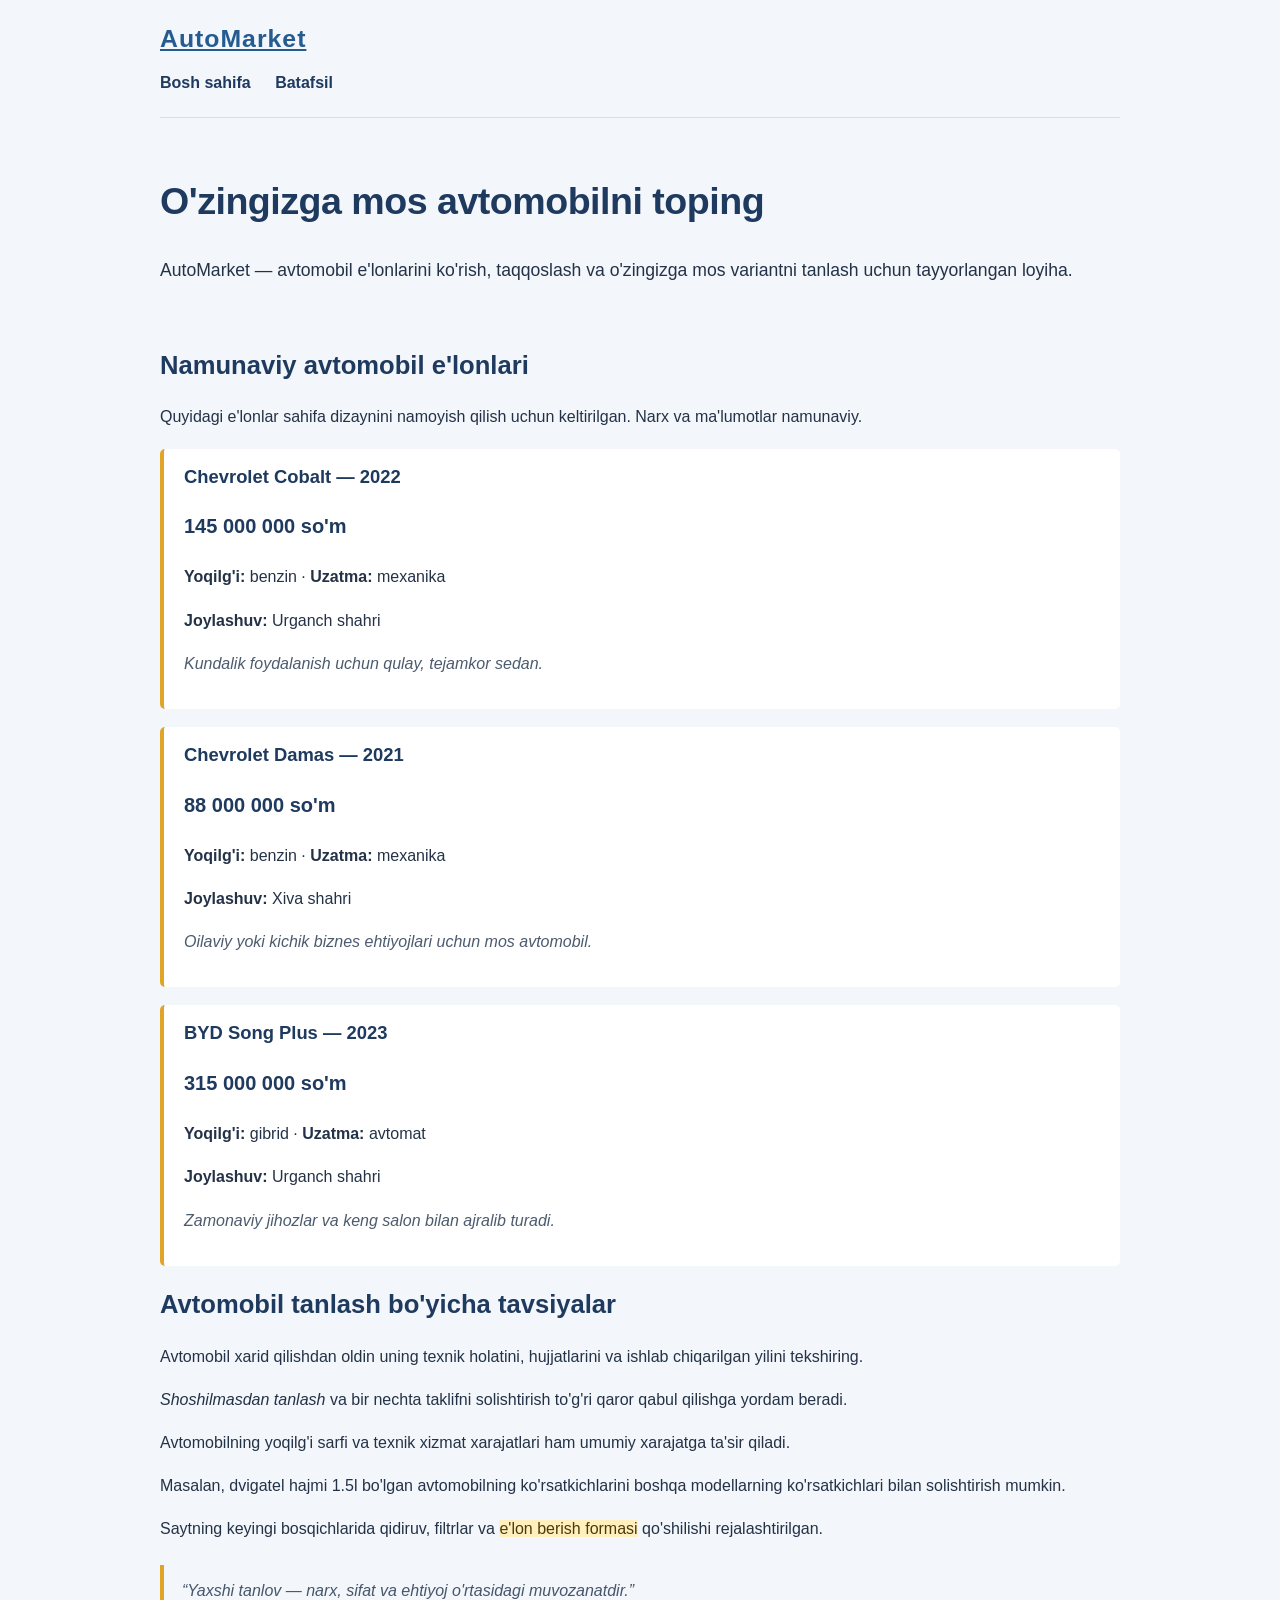
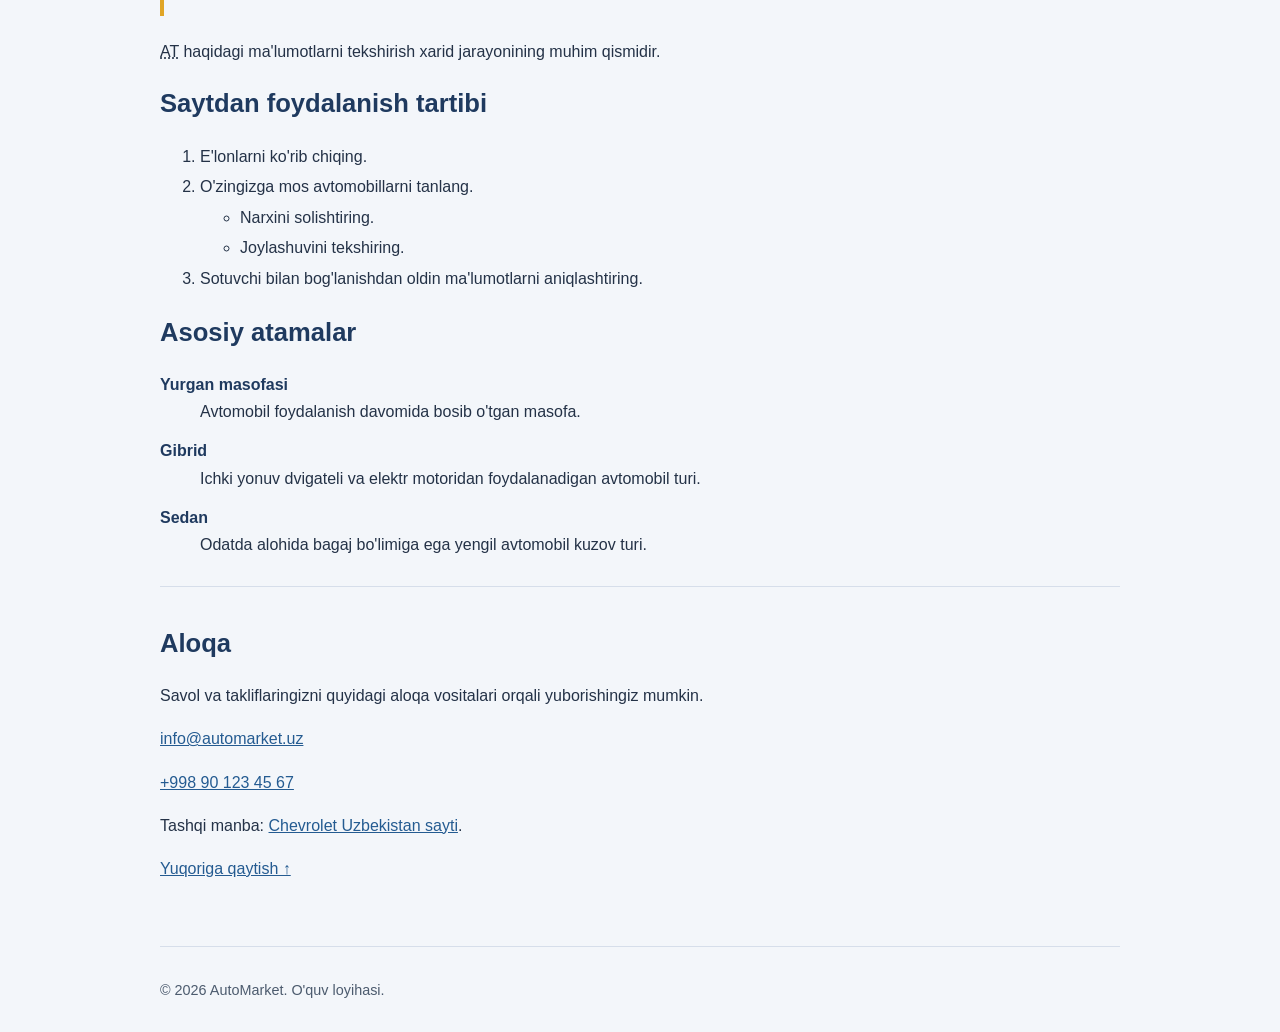
<file: amaliy01/index.html>
<!DOCTYPE html>
<html lang="uz">
<head>
    <meta charset="UTF-8">
    <meta name="viewport" content="width=device-width, initial-scale=1.0">
    <title>Avtomobil E'lonlari</title>
    <link rel="stylesheet" href="css/main.css">
    <link rel="icon" href="assets/pictures/favicon_io/favicon.ico" type="image/x-icon">
    <link rel="shortcut icon" href="favicon.ico" type="image/x-icon">
</head>
<body id="yuqori">
    <header>
        <p class="logo"><a href="index.html">AutoMarket</a></p>
        <nav aria-label="Asosiy navigatsiya">
            <ul>
                <li><a href="index.html">Bosh sahifa</a></li>
                <li><a href="batafsil.html">Batafsil</a></li>
            </ul>
        </nav>
    </header>

    <main>
        <section class="hero">
            <h1>O'zingizga mos avtomobilni toping</h1>
            <p class="lead">AutoMarket — avtomobil e'lonlarini ko'rish, taqqoslash va o'zingizga mos variantni tanlash uchun tayyorlangan loyiha.</p>
        </section>

        <section aria-labelledby="elonlar-sarlavha">
            <h2 id="elonlar-sarlavha">Namunaviy avtomobil e'lonlari</h2>
            <p>Quyidagi e'lonlar sahifa dizaynini namoyish qilish uchun keltirilgan. Narx va ma'lumotlar namunaviy.</p>

            <article class="car-card">
                <h3>Chevrolet Cobalt — 2022</h3>
                <p class="price">145 000 000 so'm</p>
                <p><strong>Yoqilg'i:</strong> benzin · <strong>Uzatma:</strong> mexanika</p>
                <p><strong>Joylashuv:</strong> Urganch shahri</p>
                <p class="izoh">Kundalik foydalanish uchun qulay, tejamkor sedan.</p>
            </article>

            <article class="car-card">
                <h3>Chevrolet Damas — 2021</h3>
                <p class="price">88 000 000 so'm</p>
                <p><strong>Yoqilg'i:</strong> benzin · <strong>Uzatma:</strong> mexanika</p>
                <p><strong>Joylashuv:</strong> Xiva shahri</p>
                <p class="izoh">Oilaviy yoki kichik biznes ehtiyojlari uchun mos avtomobil.</p>
            </article>

            <article class="car-card">
                <h3>BYD Song Plus — 2023</h3>
                <p class="price">315 000 000 so'm</p>
                <p><strong>Yoqilg'i:</strong> gibrid · <strong>Uzatma:</strong> avtomat</p>
                <p><strong>Joylashuv:</strong> Urganch shahri</p>
                <p class="izoh">Zamonaviy jihozlar va keng salon bilan ajralib turadi.</p>
            </article>
        </section>

        <section>
            <h2>Avtomobil tanlash bo'yicha tavsiyalar</h2>
            <p>Avtomobil xarid qilishdan oldin uning texnik holatini, hujjatlarini va ishlab chiqarilgan yilini tekshiring.</p>
            <p><em>Shoshilmasdan tanlash</em> va bir nechta taklifni solishtirish to'g'ri qaror qabul qilishga yordam beradi.</p>
            <p>Avtomobilning yoqilg'i sarfi va texnik xizmat xarajatlari ham umumiy xarajatga ta'sir qiladi.</p>
            <p>Masalan, dvigatel hajmi 1.5l bo'lgan avtomobilning ko'rsatkichlarini boshqa modellarning ko'rsatkichlari bilan solishtirish mumkin.</p>
            <p>Saytning keyingi bosqichlarida qidiruv, filtrlar va <mark>e'lon berish formasi</mark> qo'shilishi rejalashtirilgan.</p>
            <blockquote>
                “Yaxshi tanlov — narx, sifat va ehtiyoj o'rtasidagi muvozanatdir.”
            </blockquote>
            <p><abbr title="Avtomobil transporti">AT</abbr> haqidagi ma'lumotlarni tekshirish xarid jarayonining muhim qismidir.</p>
        </section>

        <section>
            <h2>Saytdan foydalanish tartibi</h2>
            <ol>
                <li>E'lonlarni ko'rib chiqing.</li>
                <li>O'zingizga mos avtomobillarni tanlang.
                    <ul>
                        <li>Narxini solishtiring.</li>
                        <li>Joylashuvini tekshiring.</li>
                    </ul>
                </li>
                <li>Sotuvchi bilan bog'lanishdan oldin ma'lumotlarni aniqlashtiring.</li>
            </ol>
        </section>

        <section>
            <h2>Asosiy atamalar</h2>
            <dl>
                <dt>Yurgan masofasi</dt>
                <dd>Avtomobil foydalanish davomida bosib o'tgan masofa.</dd>
                <dt>Gibrid</dt>
                <dd>Ichki yonuv dvigateli va elektr motoridan foydalanadigan avtomobil turi.</dd>
                <dt>Sedan</dt>
                <dd>Odatda alohida bagaj bo'limiga ega yengil avtomobil kuzov turi.</dd>
            </dl>
        </section>

        <section id="aloqa">
            <h2>Aloqa</h2>
            <p>Savol va takliflaringizni quyidagi aloqa vositalari orqali yuborishingiz mumkin.</p>
            <p><a href="mailto:info@automarket.uz">info@automarket.uz</a></p>
            <p><a href="tel:+998901234567">+998 90 123 45 67</a></p>
            <p>Tashqi manba: <a href="https://www.chevrolet.uz/" target="_blank" rel="noopener">Chevrolet Uzbekistan sayti</a>.</p>
            <p><a href="#yuqori">Yuqoriga qaytish ↑</a></p>
        </section>
    </main>

    <footer>
        <p>&copy; 2026 AutoMarket. O'quv loyihasi.</p>
    </footer>
</body>
</html>
</file>
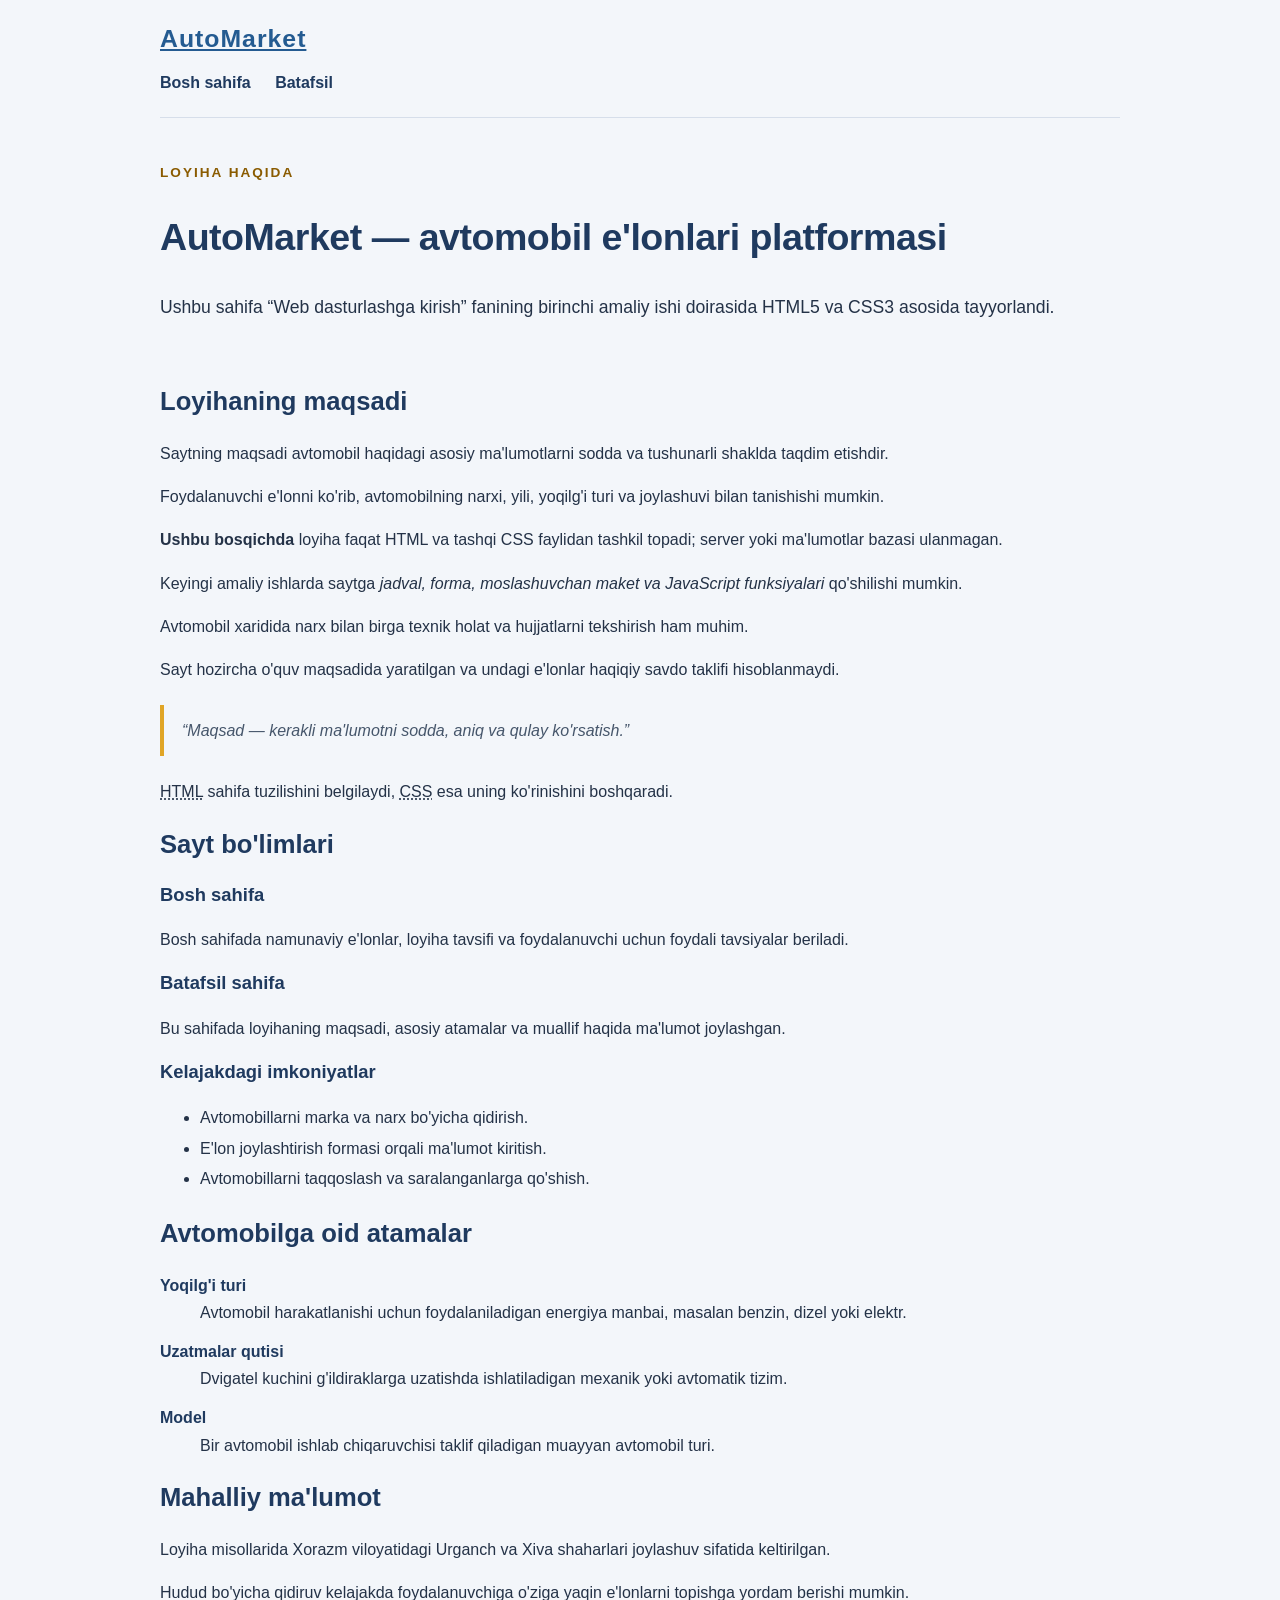
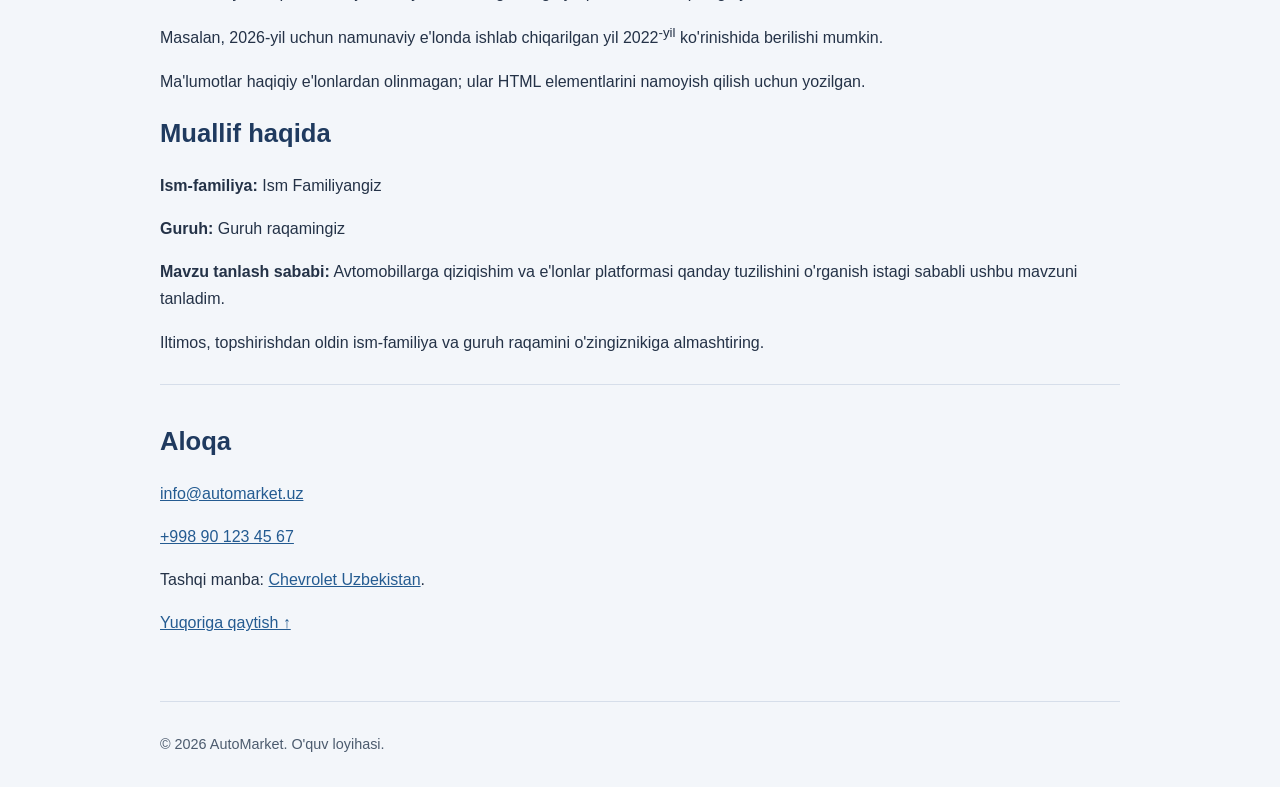
<file: amaliy01/batafsil.html>
<!DOCTYPE html>
<html lang="uz">
<head>
    <meta charset="UTF-8">
    <meta name="viewport" content="width=device-width, initial-scale=1.0">
    <meta name="description" content="AutoMarket avtomobil e'lonlari loyihasi, foydalanish yo'riqnomasi va muallif haqida ma'lumot.">
    <title>Batafsil — AutoMarket</title>
    <link rel="stylesheet" href="css/main.css">
</head>
<body id="yuqori">
    <header>
        <p class="logo"><a href="index.html">AutoMarket</a></p>
        <nav aria-label="Asosiy navigatsiya">
            <ul>
                <li><a href="index.html">Bosh sahifa</a></li>
                <li><a href="batafsil.html">Batafsil</a></li>
            </ul>
        </nav>
    </header>

    <main>
        <section class="hero">
            <p class="eyebrow">Loyiha haqida</p>
            <h1>AutoMarket — avtomobil e'lonlari platformasi</h1>
            <p class="lead">Ushbu sahifa “Web dasturlashga kirish” fanining birinchi amaliy ishi doirasida HTML5 va CSS3 asosida tayyorlandi.</p>
        </section>

        <section>
            <h2>Loyihaning maqsadi</h2>
            <p>Saytning maqsadi avtomobil haqidagi asosiy ma'lumotlarni sodda va tushunarli shaklda taqdim etishdir.</p>
            <p>Foydalanuvchi e'lonni ko'rib, avtomobilning narxi, yili, yoqilg'i turi va joylashuvi bilan tanishishi mumkin.</p>
            <p><strong>Ushbu bosqichda</strong> loyiha faqat HTML va tashqi CSS faylidan tashkil topadi; server yoki ma'lumotlar bazasi ulanmagan.</p>
            <p>Keyingi amaliy ishlarda saytga <em>jadval, forma, moslashuvchan maket va JavaScript funksiyalari</em> qo'shilishi mumkin.</p>
            <p>Avtomobil xaridida narx bilan birga texnik holat va hujjatlarni tekshirish ham muhim.</p>
            <p>Sayt hozircha o'quv maqsadida yaratilgan va undagi e'lonlar haqiqiy savdo taklifi hisoblanmaydi.</p>
            <blockquote>
                “Maqsad — kerakli ma'lumotni sodda, aniq va qulay ko'rsatish.”
            </blockquote>
            <p><abbr title="HyperText Markup Language">HTML</abbr> sahifa tuzilishini belgilaydi, <abbr title="Cascading Style Sheets">CSS</abbr> esa uning ko'rinishini boshqaradi.</p>
        </section>

        <section>
            <h2>Sayt bo'limlari</h2>
            <h3>Bosh sahifa</h3>
            <p>Bosh sahifada namunaviy e'lonlar, loyiha tavsifi va foydalanuvchi uchun foydali tavsiyalar beriladi.</p>
            <h3>Batafsil sahifa</h3>
            <p>Bu sahifada loyihaning maqsadi, asosiy atamalar va muallif haqida ma'lumot joylashgan.</p>
            <h3>Kelajakdagi imkoniyatlar</h3>
            <ul>
                <li>Avtomobillarni marka va narx bo'yicha qidirish.</li>
                <li>E'lon joylashtirish formasi orqali ma'lumot kiritish.</li>
                <li>Avtomobillarni taqqoslash va saralanganlarga qo'shish.</li>
            </ul>
        </section>

        <section>
            <h2>Avtomobilga oid atamalar</h2>
            <dl>
                <dt>Yoqilg'i turi</dt>
                <dd>Avtomobil harakatlanishi uchun foydalaniladigan energiya manbai, masalan benzin, dizel yoki elektr.</dd>
                <dt>Uzatmalar qutisi</dt>
                <dd>Dvigatel kuchini g'ildiraklarga uzatishda ishlatiladigan mexanik yoki avtomatik tizim.</dd>
                <dt>Model</dt>
                <dd>Bir avtomobil ishlab chiqaruvchisi taklif qiladigan muayyan avtomobil turi.</dd>
            </dl>
        </section>

        <section>
            <h2>Mahalliy ma'lumot</h2>
            <p>Loyiha misollarida Xorazm viloyatidagi Urganch va Xiva shaharlari joylashuv sifatida keltirilgan.</p>
            <p>Hudud bo'yicha qidiruv kelajakda foydalanuvchiga o'ziga yaqin e'lonlarni topishga yordam berishi mumkin.</p>
            <p>Masalan, 2026-yil uchun namunaviy e'londa ishlab chiqarilgan yil 2022<sup>-yil</sup> ko'rinishida berilishi mumkin.</p>
            <p>Ma'lumotlar haqiqiy e'lonlardan olinmagan; ular HTML elementlarini namoyish qilish uchun yozilgan.</p>
        </section>

        <section id="muallif">
            <h2>Muallif haqida</h2>
            <p><strong>Ism-familiya:</strong> Ism Familiyangiz</p>
            <p><strong>Guruh:</strong> Guruh raqamingiz</p>
            <p><strong>Mavzu tanlash sababi:</strong> Avtomobillarga qiziqishim va e'lonlar platformasi qanday tuzilishini o'rganish istagi sababli ushbu mavzuni tanladim.</p>
            <p>Iltimos, topshirishdan oldin ism-familiya va guruh raqamini o'zingiznikiga almashtiring.</p>
        </section>

        <section id="aloqa">
            <h2>Aloqa</h2>
            <p><a href="mailto:info@automarket.uz">info@automarket.uz</a></p>
            <p><a href="tel:+998901234567">+998 90 123 45 67</a></p>
            <p>Tashqi manba: <a href="https://www.chevrolet.uz/" target="_blank" rel="noopener">Chevrolet Uzbekistan</a>.</p>
            <p><a href="#yuqori">Yuqoriga qaytish ↑</a></p>
        </section>
    </main>

    <footer>
        <p>&copy; 2026 AutoMarket. O'quv loyihasi.</p>
    </footer>
</body>
</html>
</file>
<file: amaliy01/css/main.css>
:root {
    --asosiy: #1f3a5f;
    --stress: #e0a526;
    --fon: #f3f6fa;
    --matn: #243247;
    --oq: white;
}

html {
    scroll-behavior: smooth;
}

body {
    margin: 0;
    background-color: var(--fon);
    color: var(--matn);
    font-family: 'Roboto', Arial, sans-serif;
    font-size: 16px;
    line-height: 1.7;
}

header, main, footer {
    width:  min(100% - 40px, 960px);
    margin: 0 auto;
}

header {
    padding: 18px 0;
    border-bottom: 1px solid #d6deea;
}

.logo {
    margin: 0;
    font-size: 1.55rem;
    font-weight: 800;
    letter-spacing: 1px;
}

.logo span {
    color: var(--stress);
}

nav ul {
    list-style: none;
    padding: 0;
    margin: 8px 0 0;
}

nav li {
    display: inline-block;
    margin-right: 20px;
}

nav a {
    color: var(--asosiy);
    font-weight: 700;
    text-decoration: none;
}

nav a:hover {
    color: #b77b00;
    text-decoration: underline;
}

h1 {
    color: var(--asosiy);
    font-size: 2.35rem;
    font-weight: 800;
    line-height: 1.2;
    letter-spacing: -0.5px;
}

h2, h3 {
    color: var(--asosiy);
    line-height: 1.35;
}

h2 {
    font-size: 1.6rem;
    text-transform: none;
}

h3 {
    font-size: 1.15rem;
}

.hero {
    padding: 30px 0 22px;
}

.eyebrow {
    color: #8a5b00;
    font-size: 0.85rem;
    font-weight: 800;
    letter-spacing: 2px;
    text-transform: uppercase;
}

.lead {
    font-size: 1.1rem;
    line-height: 1.8;
}

.link-button {
    display: inline-block;
    padding: 9px 16px;
    background-color: var(--asosiy);
    color: var(--oq);
    border-radius: 5px;
    font-weight: 700;
    text-decoration: none;
}

.link-button:hover {
    background-color: #315985;
    color: var(--oq);
}

.car-card {
    margin: 18px 0;
    padding: 16px 20px;
    background-color: var(--oq);
    border-left: 4px solid var(--stress);
    border-radius: 5px;
}

.car-card h3 {
    margin-top: 0;
}

.price {
    color: var(--asosiy);
    font-size: 1.25rem;
    font-weight: 800;
}

.izoh {
    color: rgb(76, 91, 110);
    font-style: italic;
}

ul, ol {
    line-height: 1.9;
}

dt {
    color: var(--asosiy);
    font-weight: 800;
}

dd {
    margin-bottom: 12px;
}

blockquote {
    margin: 22px 0;
    padding: 12px 18px;
    border-left: 4px solid var(--stress);
    color: #46566b;
    font-style: italic;
}

/* Havolalar holati */
a {
    color: #245b91;
    text-decoration: underline;
}

a:visited {
    color: #684a8e;
}

a:hover {
    color: #b77b00;
    text-decoration: none;
}

a:focus {
    outline: 2px solid var(--stress);
    outline-offset: 3px;
}

#aloqa {
    margin-top: 28px;
    padding: 18px 0;
    border-top: 1px solid #d6deea;
}

footer {
    margin-top: 30px;
    padding: 16px 0;
    border-top: 1px solid #d6deea;
    color: rgb(76, 91, 110);
    font-size: 0.9rem;
}

mark {
    background-color: #fff0bd;
    color: #4d3a0a;
}

strong {
    font-weight: 800;
}
</file>
